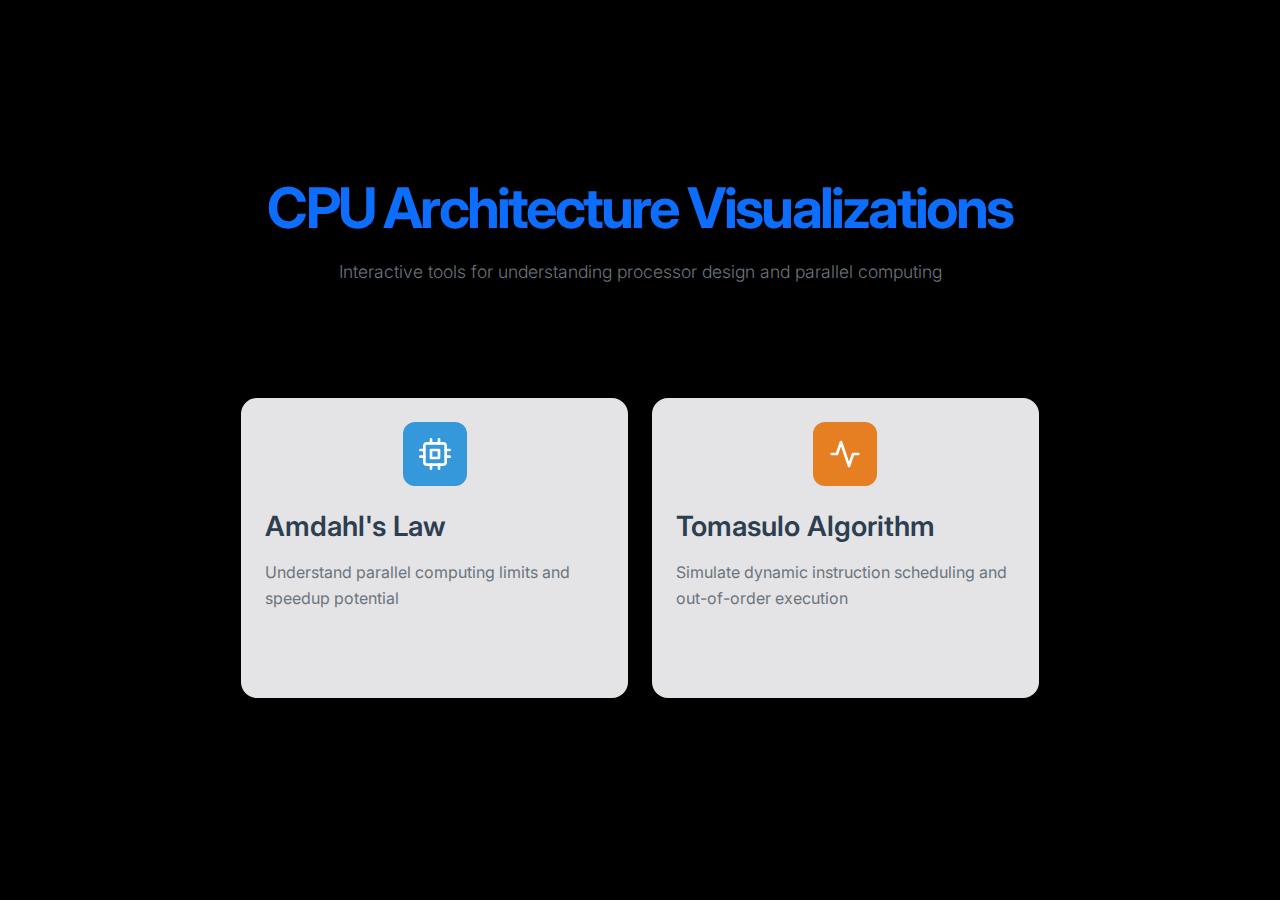
<file: index.html>
<!DOCTYPE html>
<html>
  <head>
    <title>CPU Visualization</title>
    <img src="rv.png" class="rvce" alt="RV Logo">
    
    <link
      rel="stylesheet"
      href="https://fonts.googleapis.com/css2?family=Inter:wght@400;500;600;700&display=swap"
    />
    <link
      href="https://cdn.jsdelivr.net/npm/bootstrap@5.0.0-beta3/dist/css/bootstrap.min.css"
      rel="stylesheet"
    />
    <link rel="stylesheet" href="common.css" />
  </head>
  <body>
    <div class="container">
      <div class="row justify-content-center mt-5">
        <div class="col-md-12 text-center mb-5">
          <h1 class="display-4 text-primary">
            CPU Architecture Visualizations
          </h1>
          <p class="lead text-muted">
            Interactive tools for understanding processor design and parallel
            computing
          </p>
        </div>

        <!-- Navigation Cards -->
        <div class="row g-4 d-flex justify-content-center">
          <!-- Amdahl's Law Card -->
          <div class="col-md-4">
            <div
              class="card navigation-card card-color"
              onclick="window.location='Amdhals_Law/index.html'"
            >
              <div class="card-body">
                <div class="icon-container mb-4">
                  <div class="card-icon bg-primary">
                    <svg
                      xmlns="http://www.w3.org/2000/svg"
                      width="24"
                      height="24"
                      viewBox="0 0 24 24"
                      fill="none"
                      stroke="currentColor"
                      stroke-width="2"
                      stroke-linecap="round"
                      stroke-linejoin="round"
                      class="feather feather-cpu"
                    >
                      <rect x="4" y="4" width="16" height="16" rx="2" ry="2" />
                      <path d="M9 9h6v6H9z" />
                      <path
                        d="M9 1v3M15 1v3M9 20v3M15 20v3M20 9h3M20 14h3M1 9h3M1 14h3"
                      />
                    </svg>
                  </div>
                </div>
                <h3 class="card-title mb-3">Amdahl's Law</h3>
                <p class="card-text text-muted">
                  Understand parallel computing limits and speedup potential
                </p>
              </div>
            </div>
          </div>

          <!-- OpenMP Schedule Card -->
          <!-- <div class="col-md-4">
            <div
              class="card navigation-card"
              onclick="window.location='OpenMP_Schedule/index.html'"
            >
              <div class="card-body">
                <div class="icon-container mb-4">
                  <div class="card-icon bg-success">
                    <svg
                      xmlns="http://www.w3.org/2000/svg"
                      width="24"
                      height="24"
                      viewBox="0 0 24 24"
                      fill="none"
                      stroke="currentColor"
                      stroke-width="2"
                      stroke-linecap="round"
                      stroke-linejoin="round"
                      class="feather feather-clock"
                    >
                      <circle cx="12" cy="12" r="10" />
                      <path d="M12 6v6l4 2" />
                    </svg>
                  </div>
                </div>
                <h3 class="card-title mb-3">OpenMP Scheduling</h3>
                <p class="card-text text-muted">
                  Explore parallel scheduling algorithms and workload
                  distribution
                </p>
              </div>
            </div>
          </div> -->

          <!-- Tomasulo Card -->
          <div class="col-md-4">
            <div
              class="card navigation-card"
              onclick="window.location='Tomasulo_Visualization/index.html'"
            >
              <div class="card-body">
                <div class="icon-container mb-4">
                  <div class="card-icon bg-warning">
                    <svg
                      xmlns="http://www.w3.org/2000/svg"
                      width="24"
                      height="24"
                      viewBox="0 0 24 24"
                      fill="none"
                      stroke="currentColor"
                      stroke-width="2"
                      stroke-linecap="round"
                      stroke-linejoin="round"
                      class="feather feather-activity"
                    >
                      <path d="M22 12h-4l-3 9L9 3l-3 9H2" />
                    </svg>
                  </div>
                </div>
                <h3 class="card-title mb-3">Tomasulo Algorithm</h3>
                <p class="card-text text-muted">
                  Simulate dynamic instruction scheduling and out-of-order
                  execution
                </p>
              </div>
            </div>
          </div>
        </div>

        <!-- Description Section -->
        <!-- <div class="col-md-12 mt-5">
          <div class="card info-card">
            <div class="card-body">
              <h3 class="card-title mb-4">About These Tools</h3>
              <div class="row">
                <div class="col-md-6">
                  <p class="text-muted">
                    This collection of interactive visualizations helps
                    understand key concepts in computer architecture and
                    parallel computing. Each tool provides:
                  </p>
                  <ul class="text-muted">
                    <li>Interactive parameter adjustment</li>
                    <li>Real-time visualization updates</li>
                    <li>Detailed algorithm explanations</li>
                  </ul>
                </div>
                <div class="col-md-6">
                  <div class="alert alert-info">
                    <strong>Pedagogical Focus:</strong>
                    <ul class="mb-0">
                      <li>Visual learning emphasis</li>
                      <li>Step-by-step execution</li>
                      <li>Performance comparison</li>
                    </ul>
                  </div>
                </div>
              </div>
            </div>
          </div>
        </div> -->
      </div>
    </div>

    <script src="https://cdn.jsdelivr.net/npm/bootstrap@5.0.0-beta3/dist/js/bootstrap.bundle.min.js"></script>
  </body>
</html>
</file>
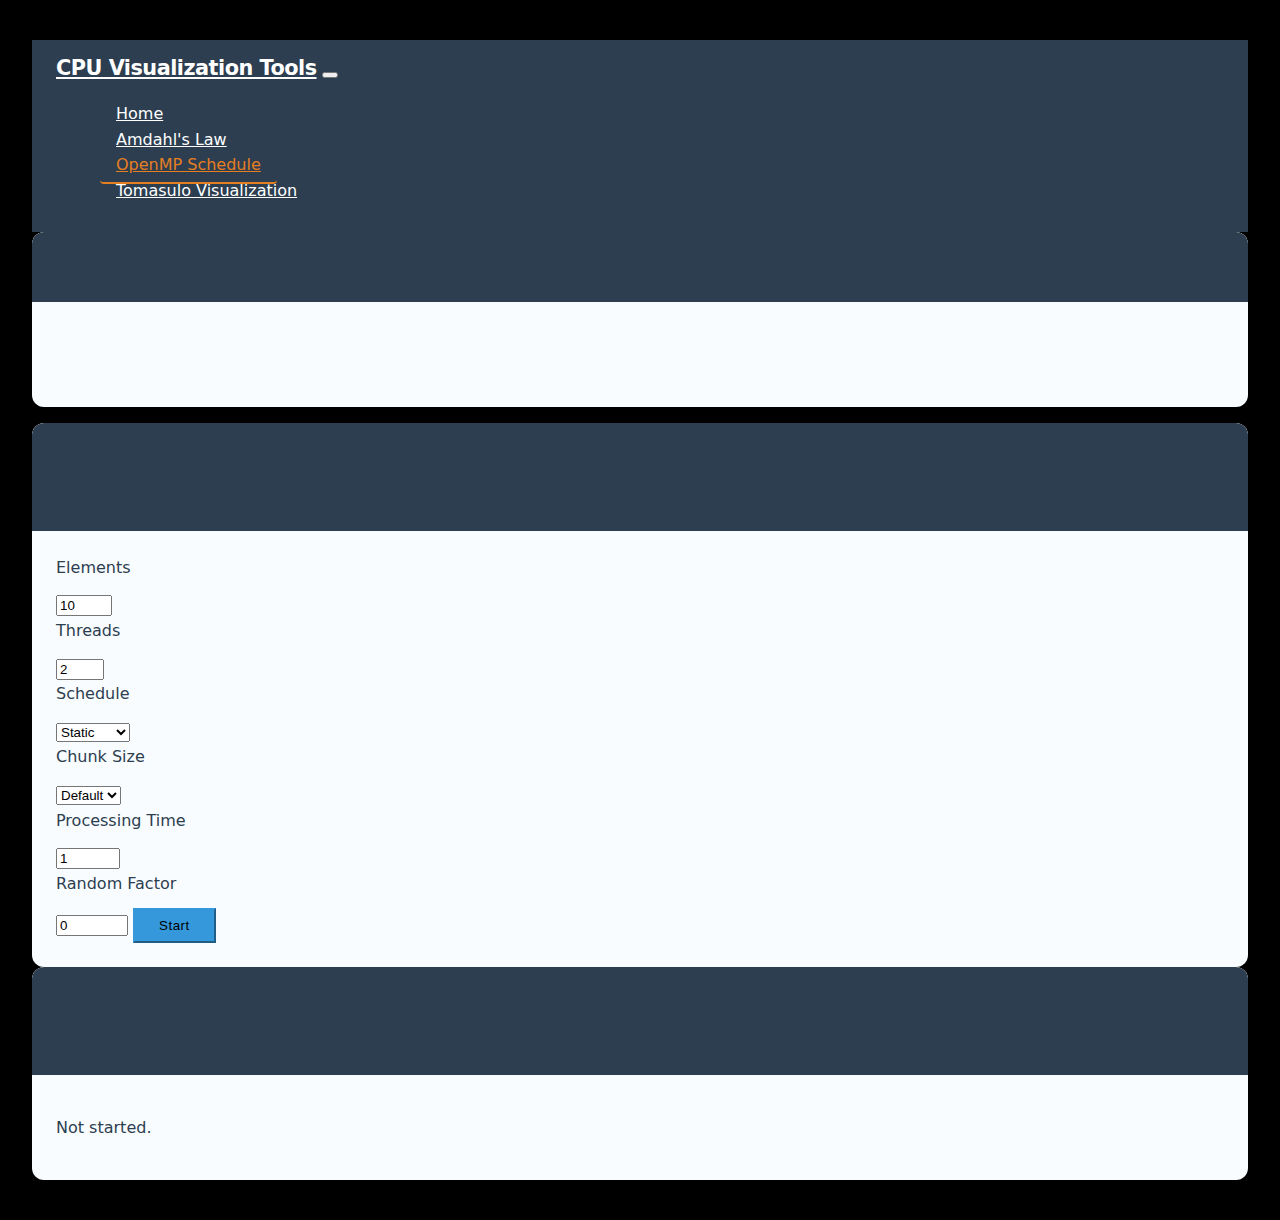
<file: OpenMP_Schedule/index.html>
<!DOCTYPE html>
<html lang="en">
  <head>
    <meta charset="UTF-8" />
    <title>OpenMP Schedules</title>
    <link rel="stylesheet" href="symbols.css" />
    <link rel="stylesheet" href="../common.css" />
    <link rel="stylesheet" href="styles.css" />
    <link
      href="https://cdn.jsdelivr.net/npm/bootstrap@5.0.0-beta3/dist/css/bootstrap.min.css"
      rel="stylesheet"
      integrity="sha384-eOJMYsd53ii+scO/bJGFsiCZc+5NDVN2yr8+0RDqr0Ql0h+rP48ckxlpbzKgwra6"
      crossorigin="anonymous"
    />
    <link
      rel="stylesheet"
      href="https://cdn.jsdelivr.net/npm/bootstrap-icons@1.4.1/font/bootstrap-icons.css"
    />
  </head>
  <body>
    <div class="container">
      <nav class="navbar navbar-expand-md navbar-dark bg-dark">
        <div class="container-fluid">
          <a class="navbar-brand" href="../index.html"
            >CPU Visualization Tools</a
          >
          <button
            class="navbar-toggler"
            type="button"
            data-bs-toggle="collapse"
            data-bs-target="#navbarSupportedContent"
            aria-controls="navbarSupportedContent"
            aria-expanded="false"
            aria-label="Toggle navigation"
          >
            <span class="navbar-toggler-icon"></span>
          </button>
          <div class="collapse navbar-collapse" id="navbarSupportedContent">
            <ul class="navbar-nav mx-auto mb-2 mb-lg-0">
              <li class="nav-item">
                <a class="nav-link" href="../index.html">Home</a>
              </li>
              <li class="nav-item">
                <a class="nav-link" href="../Amdhals_Law/index.html"
                  >Amdahl's Law</a
                >
              </li>
              <li class="nav-item active">
                <a class="nav-link active" href="index.html">OpenMP Schedule</a>
              </li>
              <li class="nav-item">
                <a class="nav-link" href="../Tomasulo_Visualization/index.html"
                  >Tomasulo Visualization</a
                >
              </li>
            </ul>
          </div>
        </div>
      </nav>
      <div class="row my-2">
        <div class="col-md-8">
          <div class="card mb-4">
            <div class="card-header">
              <h5 id="schedule-title"></h5>
            </div>
            <div class="card-body">
              <code id="schedule-code" class=""></code>
              <p id="schedule-description" class=""></p>
              <blockquote class="blockquote">
                <footer
                  id="schedule-description-citation"
                  class="blockquote-footer invisible"
                >
                  From the
                  <a
                    href="https://www.openmp.org/spec-html/5.1/openmpsu48.html#x73-730002.11.4"
                  >
                    OpenMP Specification 5.1
                  </a>
                </footer>
              </blockquote>
            </div>
          </div>
          <div id="page-container">
            <div id="page"></div>
          </div>

          <div id="templates">
            <div
              id="processor-template"
              class="processor invisible clear-background-color"
              style="left: 0; top: 0"
            >
              <svg
                xmlns="http://www.w3.org/2000/svg"
                width="50px"
                height="30px"
              >
                <polygon points="25 0, 0 15, 25 30"></polygon>
                <line
                  x1="50"
                  y1="15"
                  x2="25"
                  y2="15"
                  stroke-width="5"
                  marker-end="url(#arrowhead)"
                ></line>
              </svg>
            </div>
          </div>
        </div>
        <div class="col-md-4">
          <div class="card mb-4">
            <div class="card-header">
              <h5><i class="bi bi-gear"></i> Settings</h5>
            </div>
            <div class="card-body">
              <label
                id="formNumElements-label"
                for="formNumElements"
                class="form-label"
                >Elements</label
              >
              <input
                id="formNumElements"
                type="number"
                class="form-control mb-3"
                min="1"
                max="50"
                value="10"
              />

              <label
                id="formNumThreads-label"
                for="formNumThreads"
                class="form-label"
                >Threads</label
              >
              <input
                id="formNumThreads"
                type="number"
                class="form-control mb-3"
                min="1"
                max="4"
                value="2"
              />

              <label
                id="formSchedule-label"
                for="formSchedule"
                class="form-label"
                >Schedule</label
              >
              <select
                id="formSchedule"
                class="form-select mb-3"
                aria-label="Schedule"
              >
                <option selected value="static">Static</option>
                <option value="dynamic">Dynamic</option>
                <option value="guided">Guided</option>
              </select>

              <label
                id="formBlockSize-label"
                for="formBlockSize"
                class="form-label"
                >Chunk Size</label
              >
              <select
                id="formBlockSize"
                class="form-select mb-3"
                aria-label="Chunk Size"
              >
                <option selected value="default">Default</option>
                <option value="1">1</option>
                <option value="2">2</option>
                <option value="3">3</option>
                <option value="4">4</option>
              </select>

              <label
                id="formTimeLength-label"
                for="formTimeLength"
                class="form-label"
                >Processing Time</label
              >
              <input
                id="formTimeLength"
                type="number"
                class="form-control mb-3"
                min="0"
                max="3"
                value="1"
                step="0.5"
              />

              <label
                id="formTimeRandom-label"
                for="formTimeRandom"
                class="form-label"
                >Random Factor</label
              >
              <input
                id="formTimeRandom"
                type="number"
                class="form-control mb-3"
                min="0"
                max="1"
                value="0"
                step="0.05"
              />

              <button id="startButton" class="btn btn-primary">Start</button>
            </div>
          </div>

          <div class="card">
            <div class="card-header">
              <h5><i class="bi bi-stopwatch"></i> Time</h5>
            </div>
            <div class="card-body">
              <p id="timer-time">Not started.</p>
            </div>
          </div>
        </div>
      </div>
    </div>

    <script
      src="https://cdn.jsdelivr.net/npm/bootstrap@5.0.0-beta3/dist/js/bootstrap.bundle.min.js"
      integrity="sha384-JEW9xMcG8R+pH31jmWH6WWP0WintQrMb4s7ZOdauHnUtxwoG2vI5DkLtS3qm9Ekf"
      crossorigin="anonymous"
    ></script>

    <script type="module">
      import anime from "../util/anime.es.js";

      let page = document.getElementById("page");
      let stepTime = null;
      let stepRandom = null;

      class Point {
        constructor(x, y) {
          this.x = x;
          this.y = y;
        }

        add(other) {
          return new Point(this.x + other.x, this.y + other.y);
        }

        subtract(other) {
          return new Point(this.x - other.x, this.y - other.y);
        }

        toString() {
          return "(" + this.x + ", " + this.y + ")";
        }
      }

      function adjustForAnchor(element, point, anchor, inverse) {
        let width = element.offsetWidth;
        let height = element.offsetHeight;
        if (inverse) {
          width *= -1;
          height *= -1;
        }
        switch (anchor) {
          case "north west":
            break;
          case "north":
            point.x += width;
            break;
          case "north east":
            point.x += width;
            break;
          case "west":
            point.y += height / 2;
            break;
          case "center":
            point.x += width / 2;
            point.y += height / 2;
            break;
          case "east":
            point.x += width;
            point.y += height / 2;
            break;
          case "south west":
            point.y += height;
            break;
          case "south":
            point.x += width / 2;
            point.y += height;
            break;
          case "south east":
            point.x += width;
            point.y += height;
            break;
          default:
            throw Error("Unknown anchor: " + anchor);
        }
        return point;
      }

      function getAnchorRelativeTo(element, anchor, ancestor) {
        let currentElement = element;
        let x = 0,
          y = 0;
        while (currentElement !== ancestor) {
          x += currentElement.offsetLeft;
          y += currentElement.offsetTop;
          currentElement = currentElement.offsetParent;
        }

        return adjustForAnchor(element, new Point(x, y), anchor);
      }

      function setPosition(
        node,
        point,
        anchor = "north west",
        complete,
        options
      ) {
        let targetPos = adjustForAnchor(node, point, anchor, true);
        anime({
          targets: node,
          left: targetPos.x,
          top: targetPos.y,
          complete: complete,
          easing: "easeInOutExpo",
          ...options,
        });
      }

      function copyElementTo(element, target) {
        let newNode = element.cloneNode(true);
        target.appendChild(newNode);
        newNode.classList.add("invisible");

        let moveNode = element.cloneNode(true);
        document
          .querySelector("#moving-element-container")
          .appendChild(moveNode);
        let targetPosition = getAnchorRelativeTo(
          newNode,
          "north west",
          document.querySelector("#page")
        );
        let currentPosition = getAnchorRelativeTo(
          element,
          "north west",
          document.querySelector("#page")
        );
        moveNode.style.left = currentPosition.x;
        moveNode.style.top = currentPosition.y;

        moveNode.style.position = "absolute";
        /*        anime({
                    targets: moveNode,
                    translateX: currentPosition.subtract(targetPosition).x,
                    translateY: currentPosition.subtract(targetPosition).y,
                })

         */
      }

      function getPosition(id) {
        let element = document.getElementById(id);
        return { x: element.offsetLeft, y: element.offsetTop };
      }

      function addExtraWorkItem(event) {
        if (
          Array.from(event.target.classList).includes("array-element-active")
        ) {
          event.target.textContent += "+";
        }
      }

      function generateElements(num_elements) {
        for (let i = 0; i < num_elements; i++) {
          document.getElementById("array-border").innerHTML += `
                <div id="element-${i}" class="array-element array-element-active"></div>`;
        }
        document
          .querySelectorAll(`.array-element`)
          .forEach((node) => node.addEventListener("click", addExtraWorkItem));
      }

      function applyStatic(block_size, num_threads, num_elements) {
        for (let i = 0; i < num_elements; i++) {
          let currentThread;
          if (block_size === "default") {
            currentThread =
              Math.floor((i * num_threads) / num_elements) % num_threads;
          } else {
            currentThread = Math.floor(i / block_size) % num_threads;
          }
          document
            .getElementById(`element-${i}`)
            .classList.add(`thread-${currentThread}`);
        }
      }

      function getNextElementStaticSchedule(processor) {
        return document.querySelector(`.array-element-active.${processor.id}`);
      }

      function applyDynamic(num_elements) {
        for (let i = 0; i < num_elements; i++) {
          document
            .getElementById(`element-${i}`)
            .classList.add(`dynamic-queue`);
        }
      }

      function updateDynamicQueue(blockSize, processor) {
        let nextElement = document.querySelector(
          `.array-element-active.${processor.id}`
        );
        if (nextElement === null) {
          Array.from(
            document.querySelectorAll(`.array-element-active.dynamic-queue`)
          )
            .slice(0, blockSize)
            .forEach((item, index) => {
              item.classList.remove("dynamic-queue");
              item.classList.add(processor.id);
              if (index === 0) {
                nextElement = item;
              }
            });
        }
        return nextElement;
      }

      function getNextElementDynamicSchedule(blockSize, processor) {
        if (blockSize === "default") {
          blockSize = 1;
        }
        return updateDynamicQueue(blockSize, processor);
      }

      function getNextElementGuidedSchedule(blockSize, num_threads, processor) {
        if (blockSize === "default") {
          blockSize = 1;
        }

        blockSize = Math.max(
          blockSize,
          Math.floor(
            (0.75 * page.querySelectorAll(".array-element-active").length) /
              num_threads
          )
        );
        return updateDynamicQueue(blockSize, processor);
      }

      function createThreads(num_threads, nextElementFunction) {
        for (let i = 0; i < num_threads; i++) {
          let newThread = document
            .getElementById("processor-template")
            .cloneNode(true);
          newThread.setAttribute("id", `thread-${i}`);
          newThread.classList.add(`thread-${i}`);
          newThread.classList.remove("invisible");

          setPosition(
            newThread,
            getAnchorRelativeTo(
              document.getElementById("array-border"),
              "north east",
              page
            ),
            "west",
            () => {
              setPosition(
                newThread,
                getAnchorRelativeTo(
                  document.getElementById("array-border"),
                  "north east",
                  page
                ),
                "west",
                () => {
                  advanceProcess(newThread, nextElementFunction);
                },
                { duration: 0 }
              );
            },
            { duration: 0 }
          );
          document.getElementById("page").appendChild(newThread);
        }
      }

      function workOnNode(node, processor, nextElementFunction) {
        let waitTime =
          stepTime * (1 - stepRandom + Math.random() * stepRandom * 2);
        setTimeout(() => {
          if (node.textContent.trim().length === 0) {
            node.classList.remove("array-element-active");
            node.classList.add("array-element-inactive");
            advanceProcess(processor, nextElementFunction);
          } else {
            node.textContent = node.textContent.substring(1);
            workOnNode(node, processor, nextElementFunction);
          }
        }, waitTime * 1000);
      }

      function advanceProcess(processor, nextElementFunction) {
        let nextElement = nextElementFunction(processor);

        if (nextElement === null) {
          // The end
          setPosition(
            processor,
            getAnchorRelativeTo(
              document.getElementById("array-border"),
              "south east",
              page
            ),
            "west",
            () => {
              if (
                document.querySelectorAll(".array-element-active").length === 0
              ) {
                stopTimer();
              }
            }
          );
        } else {
          setPosition(
            processor,
            new Point(
              getAnchorRelativeTo(
                document.getElementById("array-border"),
                "east",
                page
              ).x,
              getAnchorRelativeTo(nextElement, "east", page).y
            ),
            "west",
            () => workOnNode(nextElement, processor, nextElementFunction)
          );
        }
      }

      let timerNode = document.getElementById("timer-time");
      let timerStart = null;
      let timerEvent = null;

      function updateTimer() {
        timerNode.textContent =
          "Elapsed: " +
          ((new Date().getTime() - timerStart) / 1000).toFixed(1) +
          "s";
      }

      function startTimer() {
        stopTimer();
        timerStart = new Date().getTime();
        timerEvent = setInterval(() => updateTimer(), 100);
      }

      function stopTimer() {
        if (timerEvent != null) {
          clearInterval(timerEvent);
        }
      }

      function resetAnimation() {
        page
          .querySelectorAll("#array-container")
          .forEach((element) => element.remove());
        page
          .querySelectorAll(".processor")
          .forEach((element) => element.remove());

        page.innerHTML += `
                <div id="array-container">
                    <div id="array-border">
                    </div>
                </div>`;

        let numElements = document.querySelector("#formNumElements").value;
        let numThreads = document.querySelector("#formNumThreads").value;
        let blockSize = document.querySelector("#formBlockSize").value;
        stepTime = document.querySelector("#formTimeLength").value;
        stepRandom = document.querySelector("#formTimeRandom").value;

        generateElements(numElements);
        switch (document.querySelector("#formSchedule").value) {
          case "static":
            applyStatic(blockSize, numThreads, numElements);
            createThreads(numThreads, getNextElementStaticSchedule);
            document.querySelector("#schedule-title").textContent =
              "OpenMP Static Schedule";
            document.querySelector("#schedule-description").innerHTML = `
                When kind is static, iterations are divided into chunks of size chunk_size, and the chunks are assigned
                to the threads in the team in a round-robin fashion in the order of the thread number. Each chunk
                contains chunk_size iterations, except for the chunk that contains the sequentially last iteration,
                which may have fewer iterations.<br>
	            When no chunk_size is specified, the iteration space is divided into chunks that are approximately equal
                in size, and at most one chunk is distributed to each thread.
                The size of the chunks is unspecified in this case.`;
            document.querySelector("#schedule-code").innerHTML = `
#pragma omp parallel for schedule(static, chunk_size)
                `;
            break;
          case "dynamic":
            applyDynamic(numElements);
            createThreads(numThreads, (item) =>
              getNextElementDynamicSchedule(blockSize, item)
            );
            document.querySelector("#schedule-title").textContent =
              "OpenMP Dynamic Schedule";
            document.querySelector("#schedule-description").innerHTML = `
                When kind is dynamic, the iterations are distributed to threads in the team in chunks. Each thread
                executes a chunk of iterations, then requests another chunk, until no chunks remain to be distributed.
	            Each chunk contains chunk_size iterations, except for the chunk that contains the sequentially last
	            iteration, which may have fewer iterations.<br>
	            When no chunk_size is specified, it defaults to 1.`;
            document.querySelector("#schedule-code").innerHTML = `
#pragma omp parallel for schedule(dynamic, chunk_size)
                `;
            break;
          case "guided":
            applyDynamic(numElements);
            createThreads(numThreads, (item) =>
              getNextElementGuidedSchedule(blockSize, numThreads, item)
            );
            document.querySelector("#schedule-title").textContent =
              "OpenMP Guided Schedule";
            document.querySelector("#schedule-description").innerHTML = `
                When kind is guided, the iterations are assigned to threads in the team in chunks. Each thread executes
                a chunk of iterations, then requests another chunk, until no chunks remain to be assigned.<br>
	            For a chunk_size of 1, the size of each chunk is proportional to the number of unassigned iterations
                divided by the number of threads in the team, decreasing to 1. For a chunk_size with value k (greater
                than 1), the size of each chunk is determined in the same way, with the restriction that the chunks do
                not contain fewer than k iterations (except for the chunk that contains the sequentially last iteration,
                which may have fewer than k iterations).<br>
	            When no chunk_size is specified, it defaults to 1. `;
            document.querySelector("#schedule-code").innerHTML = `
#pragma omp parallel for schedule(guided, chunk_size)
                `;
            break;
        }

        document
          .querySelector("#schedule-description-citation")
          .classList.remove("invisible");
        startTimer();
      }

      document.querySelector("#startButton").onclick = resetAnimation;
    </script>
  </body>
</html>
</file>
<file: common.css>
:root {
    --primary-color: #2c3e50;     /* Dark blue-gray for primary elements */
    --secondary-color: #3498db;   /* Vibrant blue for secondary elements */
    --accent-color: #e67e22;      /* Warm orange for accents */
    --background-light: #000000;  /* Light background color */
    --text-dark: #2c3e50;         /* Dark text color */
    --text-light: #ffffff;        /* Light text color */
    --success-color: #27ae60;     /* Fresh green for positive indicators */
    --warning-color: #f1c40f;
    --card-shadow: 0 4px 6px rgba(0, 0, 0, 0.1);
    --transition-speed: 0.3s;
}

/* Base styles */
body {
    font-family: 'Inter', system-ui, -apple-system, sans-serif;
    background-color: var(--background-light);
    color: var(--text-dark);
    line-height: 1.6;
}

h1, h2, h3, h4, h5, h6 {
    color: var(--primary-color);
    font-weight: 600;
    margin-bottom: 1rem;
}

.rvce {
    height: 85px;
    width: auto;
    border-radius: 50px;
    margin-right: 20px;
    margin-bottom: 5px;
    margin-top: 5px;
    transform: translate(83rem, 15px);
}



.container {
    padding: 2rem 1.5rem;
    max-width: 1400px;
    margin: 0 auto;
}

/* Navigation */
.navbar {
    background-color: var(--primary-color) !important;
    box-shadow: 0 2px 4px rgba(0,0,0,0.1);
    padding: 0.75rem 1.5rem;
}

.navbar-brand {
    font-weight: 600;
    color: var(--text-light) !important;
    font-size: 1.3rem;
    letter-spacing: -0.5px;
}

.nav-link {
    color: var(--text-light) !important;
    transition: all 0.3s ease;
    padding: 0.5rem 1rem !important;
    border-radius: 4px;
    margin: 0 0.25rem;
}

.nav-link:hover {
    color: var(--accent-color) !important;
}

.nav-item.active .nav-link {
    color: var(--accent-color) !important;
    border-bottom: 2px solid var(--accent-color);
}

/* Charts */
.config-chart {
    background: #ffffff;
    border-radius: 12px;
    box-shadow: var(--card-shadow);
    margin: 1.5rem 0;
    padding: 1.5rem;
    transition: transform var(--transition-speed) ease;
}

.config-chart:hover {
    transform: translateY(-3px);
}

.card-color{
    
}
/* Cards */
.card {
    border: none;
    border-radius: 12px;
    box-shadow: 0 4px 6px rgba(0,0,0,0.05);
    transition: transform 0.3s ease;
    background: var(--text-light);
    overflow: hidden;
}

.card-header {
    background-color: var(--primary-color);
    color: var(--text-light);
    border-radius: 12px 12px 0 0 !important;
    padding: 1.5rem;
    font-weight: 600;
    border-bottom: none;
}

.card-body {
    padding: 1.5rem;
    background-color: rgba(52, 152, 219, 0.03);
}

.card-title {
    font-weight: 600;
    color: var(--text-dark);
}

/* Form Elements */
.form-range {
    width: 100%;
    height: 8px;
    border-radius: 4px;
    background-color: #e9ecef;
}

.form-range::-webkit-slider-thumb {
    width: 20px;
    height: 20px;
    background-color: var(--secondary-color);
    border: none;
    box-shadow: 0 2px 4px rgba(0, 0, 0, 0.1);
}

.form-label {
    font-weight: 500;
    color: var(--primary-color);
    margin-bottom: 0.75rem;
    display: block;
}

/* Buttons and Interactive Elements */
.btn {
    transition: all var(--transition-speed) ease;
    font-weight: 500;
    letter-spacing: 0.5px;
}

.btn-primary {
    background-color: var(--secondary-color);
    border-color: var(--secondary-color);
    padding: 0.5rem 1.5rem;
}

.btn-primary:hover {
    background-color: #2980b9;
    border-color: #2980b9;
}

/* Animations */
@keyframes fadeIn {
    from { opacity: 0; transform: translateY(10px); }
    to { opacity: 1; transform: translateY(0); }
}

.fade-in {
    animation: fadeIn 0.5s ease-in;
}

/* Responsive Design */
@media (max-width: 768px) {
    .container {
        padding: 1.5rem 1rem;
    }
    
    .navbar-brand {
        font-size: 1.1rem;
    }
    
    .config-chart {
        margin: 1rem 0;
        padding: 1rem;
    }
}

.bi {
    margin-right: 0.5rem;
}

/* Add this to the card header styles */
.card-header h2 {
    color: white !important;
    font-size: 1.75rem;
}

/* Update text-muted color to match other pages */
.text-muted {
    color: #6c757d !important;
}

.lead {
    color: var(--text-dark);
    font-size: 1.1rem;
    line-height: 1.6;
}

/* Navigation Cards */
.navigation-card {
    cursor: pointer;
    transition: all 0.3s ease;
    border: none;
    border-radius: 16px;
    overflow: hidden;
    min-height: 300px;
    display: flex;
    align-items: center;
    background: #eae6e6;
}

.navigation-card:hover {
    transform: translateY(-8px);
    box-shadow: 0 12px 24px rgba(0,0,0,0.1);
}

.card-icon {
    width: 64px;
    height: 64px;
    border-radius: 12px;
    display: flex;
    align-items: center;
    justify-content: center;
    margin: 0 auto;
}

.card-icon svg {
    width: 32px;
    height: 32px;
    stroke: white;
}

.bg-primary { background-color: var(--secondary-color) !important; }
.bg-success { background-color: var(--success-color) !important; }
.bg-warning { background-color: var(--accent-color) !important; }

.info-card {
    background: rgba(255, 255, 255, 0.9);
    backdrop-filter: blur(8px);
    border: 1px solid rgba(255, 255, 255, 0.2);
}

.display-4 {
    font-weight: 700;
    letter-spacing: -0.05em;
    color: var(--primary-color);
}
</file>
<file: OpenMP_Schedule/symbols.css>
.invisible {
  opacity: 0;
}

.moving-element {
  position: absolute;
}

#page-container {
  position: relative;
}

#page {
  position: absolute;
  left: 0;
  top: 0;
}

.array-element {
  width: 50px;
  height: 50px;
  background-color: #cccccc;
  margin: 5px;

  color: #000000;
  text-align: center;
  vertical-align: middle;
  line-height: 50px;
  overflow: hidden;
}

.array-element-active {
}

.array-element-inactive {
  filter: brightness(0.5);
}

.processor {
  position: absolute;
  left: 0;
  top: 0;
  display: flex;
  justify-content: center;
  align-items: center;
  font-size: 50pt;
  vertical-align: text-top;
}

.processor-body {
  border: #6f42c1 5px solid;
}

.processor-arrow-head {
}

#array-container {
  /*display: inline;*/
  position: absolute;
  left: 400px;
  top: 0;
  padding: 30px;
}

#array-border {
  padding: 5px;
  border: 5px solid #1b1e21;
}

.thread-0 {
  background-color: #df9913;
  stroke: #df9913;
  fill: #df9913;
}

.thread-1 {
  background-color: #b3d712;
  stroke: #b3d712;
  fill: #b3d712;
}

.thread-2 {
  background-color: #950d8f;
  stroke: #950d8f;
  fill: #950d8f;
}

.thread-3 {
  background-color: #1a4395;
  stroke: #1a4395;
  fill: #1a4395;
}

.clear-background-color {
  background-color: transparent;
}
</file>
<file: OpenMP_Schedule/styles.css>
#page-container {
  width: 100%;
  height: auto;
  margin-bottom: 1rem;
}
</file>
